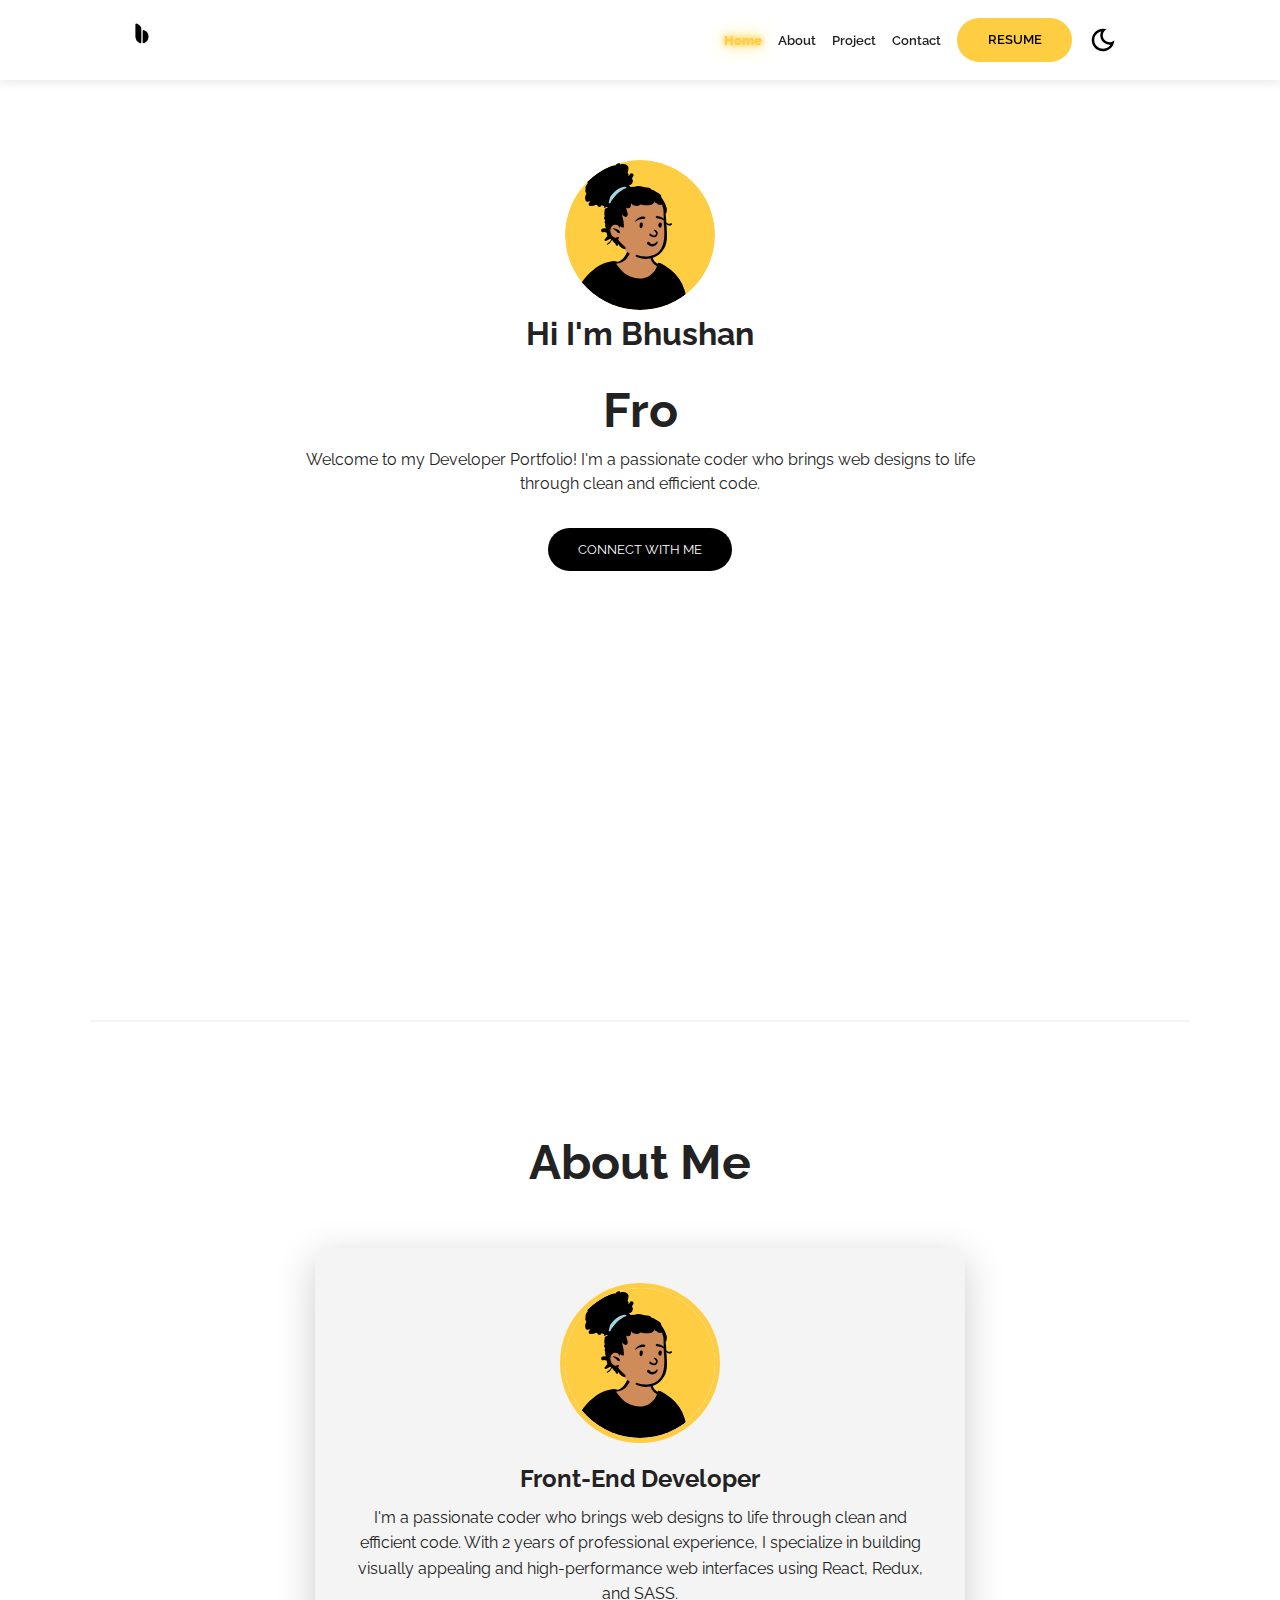
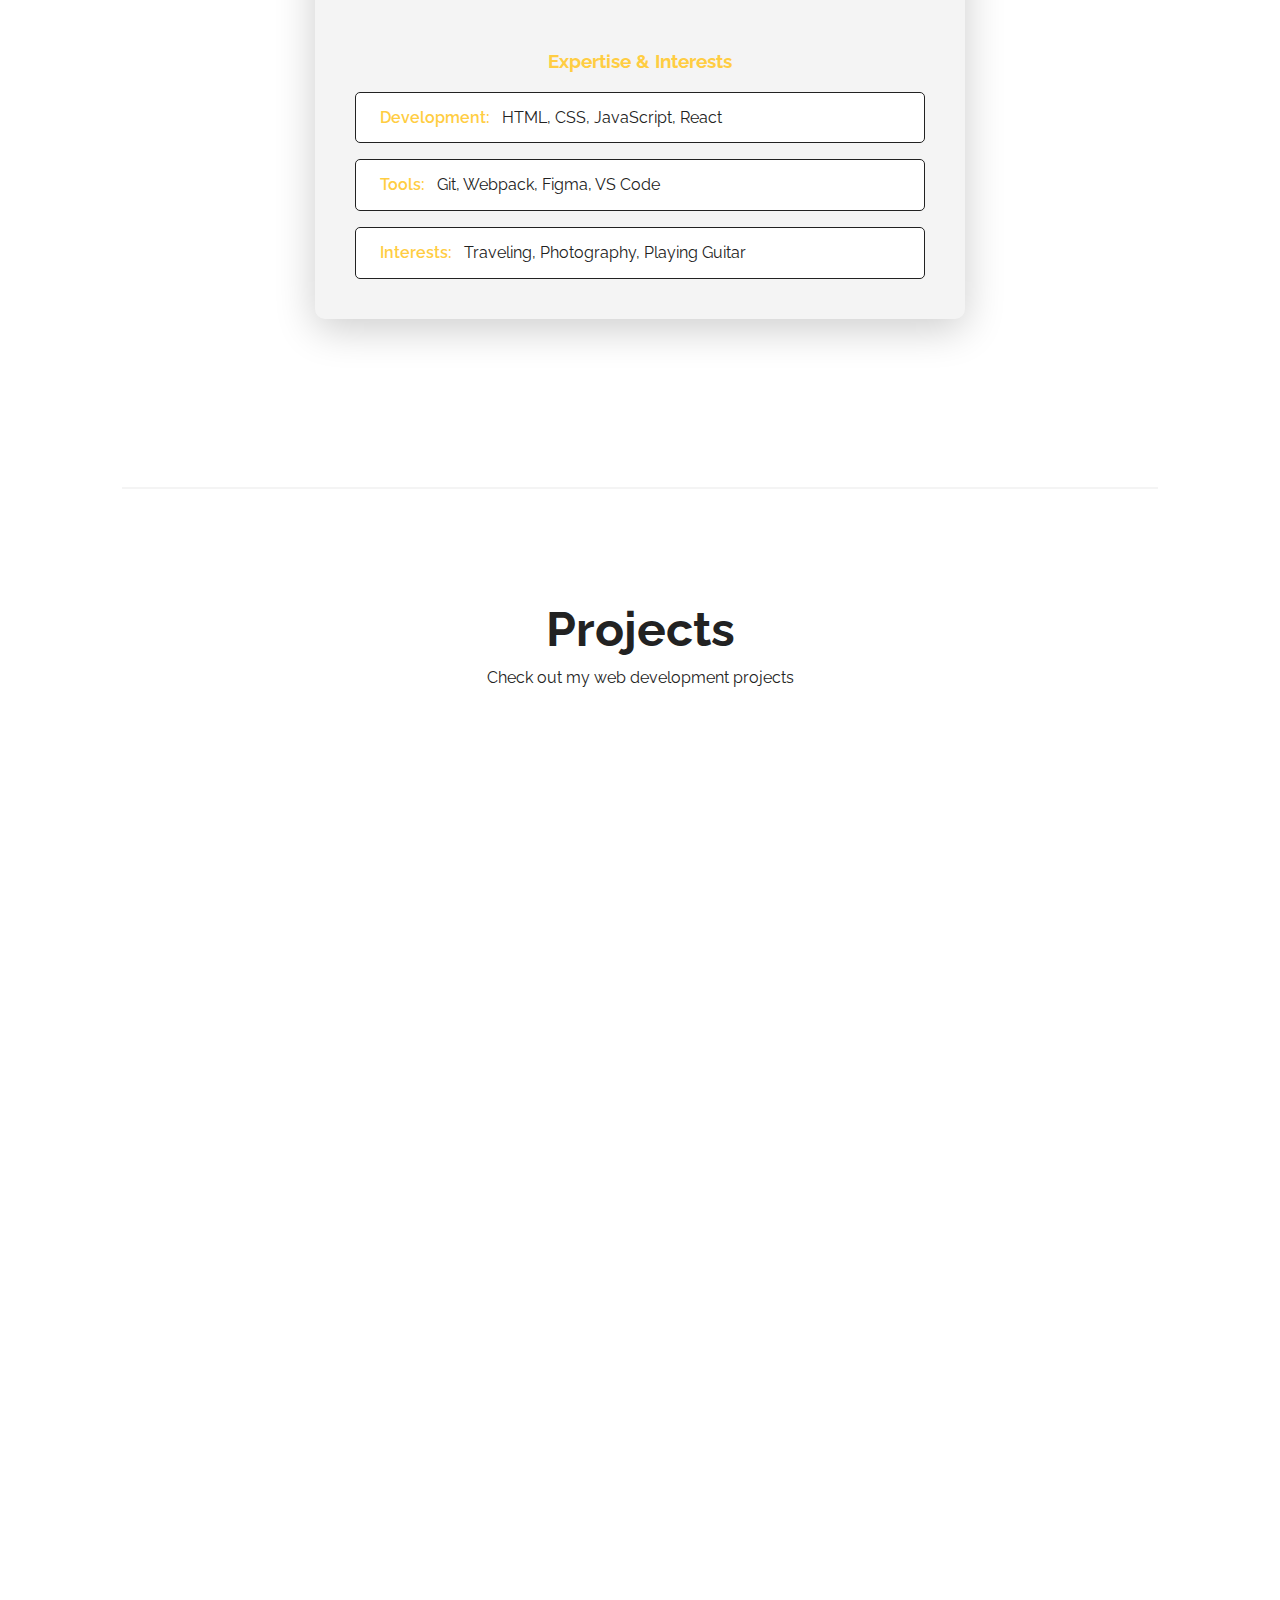
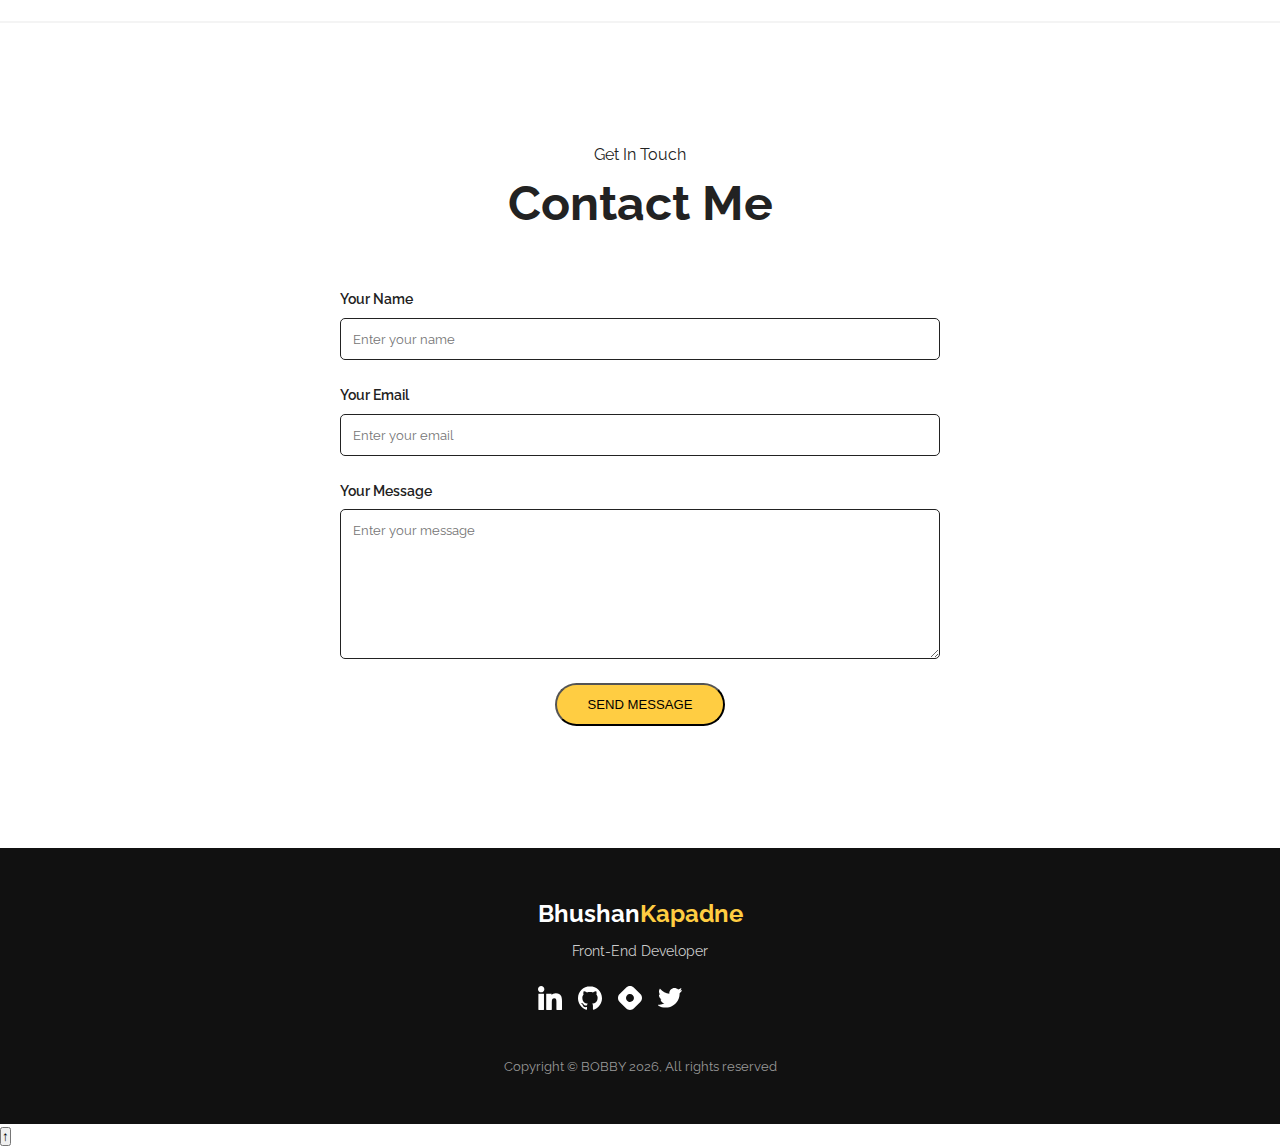
<file: index.html>
<!DOCTYPE html>
<html lang="en">

<head>
  <meta charset="UTF-8" />
  <meta http-equiv="X-UA-Compatible" content="IE=edge" />
  <meta name="viewport" content="width=device-width, initial-scale=1.0" />
  <title>Bhushan Kapadne</title>

  <link rel="apple-touch-icon" sizes="180x180" href="./assets/favicon/apple-touch-icon.png" />
  <link rel="icon" type="image/png" sizes="32x32" href="./assets/favicon/favicon-32x32.png" />
  <link rel="icon" type="image/png" sizes="16x16" href="./assets/favicon/favicon-16x16.png" />
  <link rel="manifest" href="./assets/favicon/site.webmanifest" />
  <link rel="icon" type="image/x-icon" href="./assets/favicon/favicon.ico" />

  <meta name="description"
    content="Front-End Developer Portfolio of Bhushan Kapadne. Specializing in creating modern, responsive web interfaces with React, Redux, and SASS.">
  <meta property="twitter:card" content="summary_large_image" />
  <meta property="twitter:url" content="https://x.com/booobby_002" />
  <link rel="canonical" href="https://yourwebsite.com/">

  <link rel="stylesheet" href="css/style.css" />

  <link rel="preload" href="https://fonts.googleapis.com/css?family=Raleway:400,600,800&display=swap" as="style">
</head>

<body>
  <header id="hero">
    <nav class="navbar">
      <div class="container">
        <h1 id="logo">
          <a href="#">
            <img src="./assets/logo.png" alt="Your Logo" />
          </a>
        </h1>
        <ul class="nav-menu">
          <li><a class="nav-link" href="#">Home</a></li>
          <li><a class="nav-link" href="#about">About</a></li>
          <li><a class="nav-link" href="#projects">Project</a></li>
          <li><a class="nav-link" href="#contact">Contact</a></li>
          <li>
            <a class="nav-link btn btn-primary"
              href="https://docs.google.com/document/d/1NolJg4ShIuhx5XMHzkizwNyUnLWibZRx/edit?usp=drive_link&ouid=116900360335572358034&rtpof=true&sd=true">RESUME
              <i class="fas fa-arrow-right"></i></a>
          </li>
          <div class="theme-switch">
            <input type="checkbox" id="switch" />
            <label class="toggle-icons" for="switch">
              <img class="moon" src="assets/moon.svg" alt="moon icon" />
              <img class="sun" src="assets/sun.svg" alt="sun icon" />
            </label>
          </div>
        </ul>
        <div class="hamburger">
          <span class="bar"></span>
          <span class="bar"></span>
          <span class="bar"></span>
        </div>
      </div>
    </nav>

    <section class="header-container">
      <img class="profile-image" src="assets/profile-image.svg" alt="A simple icon representing a developer profile" />
      <h1>Hi I'm Bhushan</h1>
      <div class="content-text">
        <h2>Front-End Developer</h2>
        <p>
          Welcome to my Developer Portfolio! I'm a passionate coder who brings
          web designs to life through clean and efficient code.
        </p>
      </div>
      <a href="#contact" class="btn btn-secondary">Connect With Me</a>
    </section>
  </header>

  <section id="about" class="about-container container">
    <div class="division"></div>
    <div class="content-text">
      <h2>About Me</h2>
    </div>
    <div class="about-card">
      <img class="profile-image-about" src="assets/profile-image.svg" alt="Bhushan Kapadne's profile" />
      <h3>Front-End Developer</h3>
      <p>
        I'm a passionate coder who brings web designs to life through clean
        and efficient code. With 2 years of professional experience, I
        specialize in building visually appealing and high-performance web
        interfaces using React, Redux, and SASS.
      </p>
      <div class="about-skills">
        <h4>Expertise & Interests</h4>
        <div class="skill-grid">
          <div class="skill-item">
            <span>Development:</span> HTML, CSS, JavaScript, React 
          </div>
          <div class="skill-item">
            <span>Tools:</span> Git, Webpack, Figma, VS Code
          </div>
          <div class="skill-item">
            <span>Interests:</span> Traveling, Photography, Playing Guitar
          </div>
        </div>
      </div>
    </div>
  </section>

 <section id="projects" class="project-container container">
  <div class="division"></div>
  <div class="content-text">
    <h2>Projects</h2>
    <p>Check out my web development projects</p>
  </div>

  <article class="project">
    <!-- Project 1: Calculator -->
    <div class="card">
      <a href="./Projects/Calculator.html" target="_blank" class="project-card-link">
        <img class="project-image" src="./assets/project/calculator.png" alt="Calculator project" />
        <div class="project-info">
          <div class="project-bio">
            <h3>Calculator</h3>
            <p>HTML, CSS, JavaScript</p>
          </div>
        </div>
      </a>
    </div>

    <!-- Project 2: To-Do List -->
    <div class="card">
      <a href="./Projects/To_Do.html" target="_blank" class="project-card-link">
        <img class="project-image" src="./assets/project/todo.png" alt="To-Do List project" />
        <div class="project-info">
          <div class="project-bio">
            <h3>To-Do List</h3>
            <p>HTML, CSS, JavaScript</p>
          </div>
        </div>
      </a>
    </div>

    <!-- Project 3: Quote Generator -->
    <div class="card">
      <a href="./Projects/Quate.html" target="_blank" class="project-card-link">
        <img class="project-image" src="./assets/project/quote.png" alt="Quote Generator project" />
        <div class="project-info">
          <div class="project-bio">
            <h3>Quote Generator</h3>
            <p>HTML, CSS, JavaScript</p>
          </div>
        </div>
      </a>
    </div>

    <!-- Project 4: Notes App -->
    <div class="card">
      <a href="./Projects/Notes.html" target="_blank" class="project-card-link">
        <img class="project-image" src="./assets/project/notes.png" alt="Notes App project" />
        <div class="project-info">
          <div class="project-bio">
            <h3>Notes App</h3>
            <p>HTML, CSS, JavaScript</p>
          </div>
        </div>
      </a>
    </div>

    <!-- Project 5: Stopwatch & Timer -->
    <div class="card">
      <a href="./Projects/Stopwatch.html" target="_blank" class="project-card-link">
        <img class="project-image" src="./assets/project/timer.png" alt="Timer project" />
        <div class="project-info">
          <div class="project-bio">
            <h3>Stopwatch & Timer</h3>
            <p>HTML, CSS, JavaScript</p>
          </div>
        </div>
      </a>
    </div>

    <!-- Project 6: Password Generator -->
    <div class="card">
      <a href="./Projects/PassWord.html" target="_blank" class="project-card-link">
        <img class="project-image" src="./assets/project/password.png" alt="Password Generator project" />
        <div class="project-info">
          <div class="project-bio">
            <h3>Password Generator</h3>
            <p>HTML, CSS, JavaScript</p>
          </div>
        </div>
      </a>
    </div>
  </article>
</section>

  
  <section id="contact" class="contact-section">
  <div class="division"></div>
  <div class="content-text">
    <p class="small-text">Get In Touch</p>
    <h2>Contact Me</h2>
  </div>

    
  <!-- ✅ Updated contact form using Formspree -->
  <form
    action="https://formspree.io/f/mwpwgkgn"
    method="POST"
    class="contact-form"
  >
    <div class="form-row">
      <label for="name">Your Name</label>
      <input
        type="text"
        id="name"
        name="name"
        placeholder="Enter your name"
        class="form-input"
        required
      />
    </div>

    <div class="form-row">
      <label for="email">Your Email</label>
      <input
        type="email"
        id="email"
        name="_replyto"
        placeholder="Enter your email"
        class="form-input"
        required
      />
    </div>

    <div class="form-row">
      <label for="message">Your Message</label>
      <textarea
        id="message"
        name="message"
        placeholder="Enter your message"
        class="form-textarea"
        required
      ></textarea>
    </div>

    <button type="submit" class="btn btn-primary send-btn">
      Send Message
    </button>

    <!-- ✅ Optional success/error messages -->
    <p id="form-status" class="form-status" style="margin-top:10px; font-weight:600;"></p>
  </form>
</section>

  
  <footer id="footer">
    <div class="container">
      <div class="footer-top">
        <div class="footer-block">
          <h3 class="footer-name">Bhushan<span class="highlight">Kapadne</span></h3>
          <p class="footer-title">Front-End Developer</p>
        </div>
        <div class="footer-block social">
          <a href="#" target="_blank" class="social-icon">
            <img src="./assets/linkedin-icon.svg" alt="Linkedin" />
          </a>
          <a href="#" target="_blank" class="social-icon">
            <img src="./assets/github-icon.svg" alt="GitHub" />
          </a>
          <a href="#" target="_blank" class="social-icon">
            <img src="./assets/hashnode-icon.svg" alt="Hashnode" />
          </a>
          <a href="#" target="_blank" class="social-icon">
            <img src="./assets/twitter-icon.svg" alt="Twitter" />
          </a>
        </div>
      </div>
      <div class="footer-bottom">
        <p>Copyright &copy; BOBBY <span id="datee"></span>, All rights reserved</p>
      </div>
    </div>
  </footer>

  <button id="scroll-top-btn" class="scroll-top-btn" title="Go to top">&#8593;</button>

  <script src="js/script.js"></script>
</body>


</html>
</file>
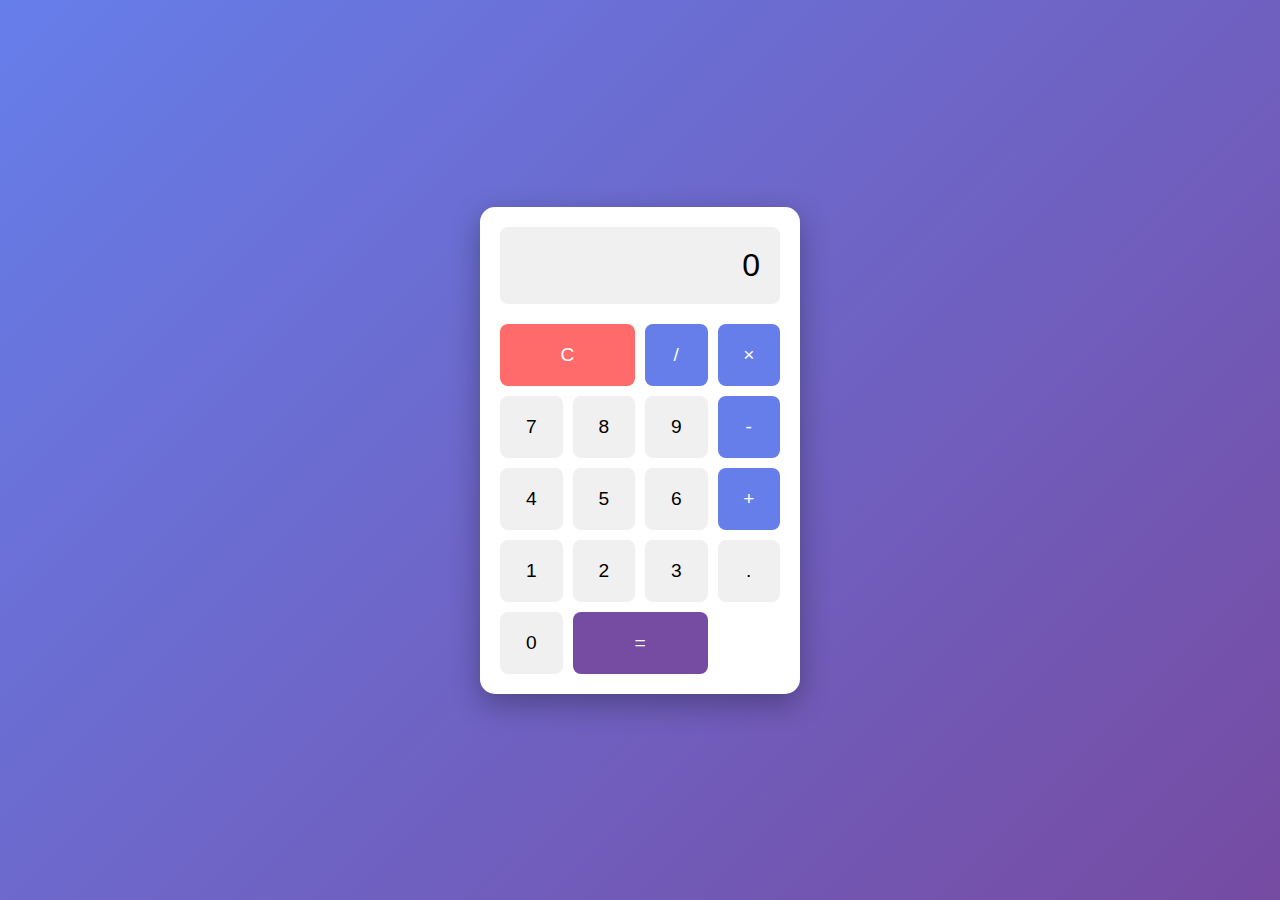
<file: Projects/Calculator.html>
<!DOCTYPE html>
<html lang="en">
<head>
    <meta charset="UTF-8">
    <meta name="viewport" content="width=device-width, initial-scale=1.0">
    <title>Simple Calculator</title>
    <style>
        * {
            margin: 0;
            padding: 0;
            box-sizing: border-box;
        }

        body {
            font-family: Arial, sans-serif;
            display: flex;
            justify-content: center;
            align-items: center;
            min-height: 100vh;
            background: linear-gradient(135deg, #667eea 0%, #764ba2 100%);
        }

        .calculator {
            background: white;
            padding: 20px;
            border-radius: 15px;
            box-shadow: 0 10px 30px rgba(0,0,0,0.3);
            width: 320px;
        }

        .display {
            background: #f0f0f0;
            padding: 20px;
            text-align: right;
            font-size: 2em;
            border-radius: 8px;
            margin-bottom: 20px;
            min-height: 60px;
            word-wrap: break-word;
        }

        .buttons {
            display: grid;
            grid-template-columns: repeat(4, 1fr);
            gap: 10px;
        }

        button {
            padding: 20px;
            font-size: 1.2em;
            border: none;
            border-radius: 8px;
            cursor: pointer;
            transition: all 0.2s;
            background: #f0f0f0;
        }

        button:hover {
            background: #e0e0e0;
            transform: scale(1.05);
        }

        button:active {
            transform: scale(0.95);
        }

        .operator {
            background: #667eea;
            color: white;
        }

        .operator:hover {
            background: #5568d3;
        }

        .equal {
            background: #764ba2;
            color: white;
            grid-column: span 2;
        }

        .equal:hover {
            background: #653a8b;
        }

        .clear {
            background: #ff6b6b;
            color: white;
            grid-column: span 2;
        }

        .clear:hover {
            background: #ee5a52;
        }
    </style>
</head>
<body>
    <div class="calculator">
        <div class="display" id="display">0</div>
        <div class="buttons">
            <button class="clear" onclick="clearDisplay()">C</button>
            <button class="operator" onclick="appendToDisplay('/')">/</button>
            <button class="operator" onclick="appendToDisplay('*')">×</button>
            
            <button onclick="appendToDisplay('7')">7</button>
            <button onclick="appendToDisplay('8')">8</button>
            <button onclick="appendToDisplay('9')">9</button>
            <button class="operator" onclick="appendToDisplay('-')">-</button>
            
            <button onclick="appendToDisplay('4')">4</button>
            <button onclick="appendToDisplay('5')">5</button>
            <button onclick="appendToDisplay('6')">6</button>
            <button class="operator" onclick="appendToDisplay('+')">+</button>
            
            <button onclick="appendToDisplay('1')">1</button>
            <button onclick="appendToDisplay('2')">2</button>
            <button onclick="appendToDisplay('3')">3</button>
            <button onclick="appendToDisplay('.')">.</button>
            
            <button onclick="appendToDisplay('0')">0</button>
            <button class="equal" onclick="calculate()">=</button>
        </div>
    </div>

    <script>
        let display = document.getElementById('display');
        let currentValue = '0';

        function appendToDisplay(value) {
            if (currentValue === '0' && value !== '.') {
                currentValue = value;
            } else {
                currentValue += value;
            }
            display.textContent = currentValue;
        }

        function clearDisplay() {
            currentValue = '0';
            display.textContent = currentValue;
        }

        function calculate() {
            try {
                currentValue = eval(currentValue).toString();
                display.textContent = currentValue;
            } catch (error) {
                display.textContent = 'Error';
                currentValue = '0';
            }
        }
    </script>
</body>
</html>
</file>
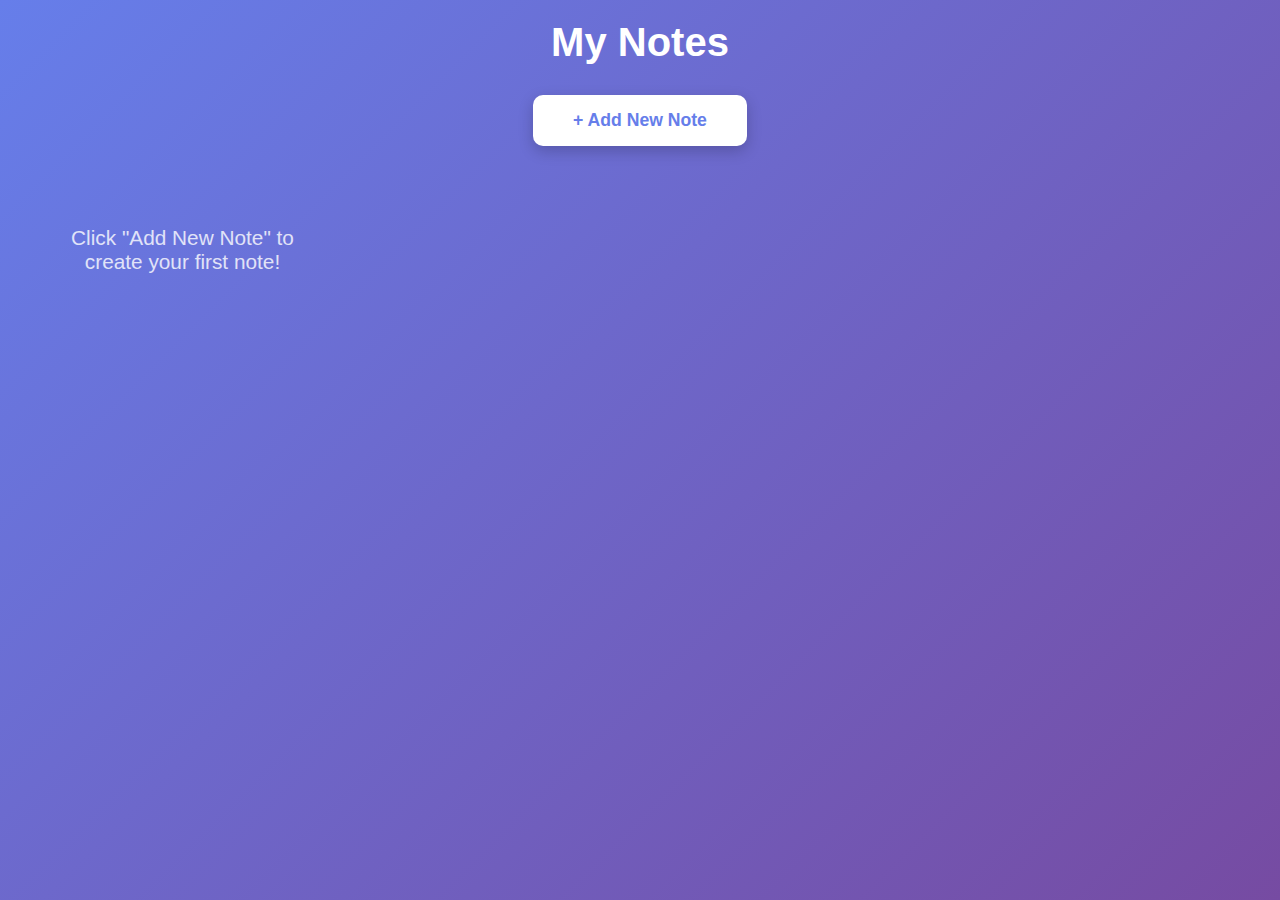
<file: Projects/Notes.html>
<!DOCTYPE html>
<html lang="en">
<head>
    <meta charset="UTF-8">
    <meta name="viewport" content="width=device-width, initial-scale=1.0">
    <title>Notes App</title>
    <style>
        * {
            margin: 0;
            padding: 0;
            box-sizing: border-box;
        }

        body {
            font-family: 'Arial', sans-serif;
            background: linear-gradient(135deg, #667eea 0%, #764ba2 100%);
            min-height: 100vh;
            padding: 20px;
        }

        .container {
            max-width: 1200px;
            margin: 0 auto;
        }

        h1 {
            color: white;
            text-align: center;
            margin-bottom: 30px;
            font-size: 2.5em;
        }

        .add-note-btn {
            display: block;
            margin: 0 auto 30px;
            padding: 15px 40px;
            background: white;
            color: #667eea;
            border: none;
            border-radius: 10px;
            font-size: 1.1em;
            font-weight: bold;
            cursor: pointer;
            transition: all 0.3s;
            box-shadow: 0 5px 15px rgba(0,0,0,0.2);
        }

        .add-note-btn:hover {
            transform: translateY(-3px);
            box-shadow: 0 8px 20px rgba(0,0,0,0.3);
        }

        .notes-grid {
            display: grid;
            grid-template-columns: repeat(auto-fill, minmax(280px, 1fr));
            gap: 20px;
        }

        .note {
            background: white;
            border-radius: 10px;
            padding: 20px;
            box-shadow: 0 5px 15px rgba(0,0,0,0.2);
            transition: all 0.3s;
        }

        .note:hover {
            transform: translateY(-5px);
            box-shadow: 0 10px 25px rgba(0,0,0,0.3);
        }

        .note-title {
            width: 100%;
            padding: 10px;
            font-size: 1.2em;
            font-weight: bold;
            border: none;
            border-bottom: 2px solid #e0e0e0;
            margin-bottom: 15px;
            background: transparent;
        }

        .note-title:focus {
            outline: none;
            border-bottom-color: #667eea;
        }

        .note-content {
            width: 100%;
            min-height: 150px;
            padding: 10px;
            border: none;
            resize: vertical;
            font-family: 'Arial', sans-serif;
            font-size: 1em;
            line-height: 1.6;
        }

        .note-content:focus {
            outline: none;
        }

        .note-footer {
            display: flex;
            justify-content: space-between;
            align-items: center;
            margin-top: 15px;
            padding-top: 15px;
            border-top: 1px solid #e0e0e0;
        }

        .note-date {
            font-size: 0.8em;
            color: #999;
        }

        .delete-btn {
            padding: 8px 16px;
            background: #ff6b6b;
            color: white;
            border: none;
            border-radius: 6px;
            cursor: pointer;
            font-size: 0.9em;
            transition: all 0.2s;
        }

        .delete-btn:hover {
            background: #ee5a52;
            transform: scale(1.05);
        }

        .empty-state {
            text-align: center;
            color: white;
            font-size: 1.3em;
            margin-top: 50px;
            opacity: 0.8;
        }

        @media (max-width: 768px) {
            .notes-grid {
                grid-template-columns: 1fr;
            }
            
            h1 {
                font-size: 2em;
            }
        }
    </style>
</head>
<body>
    <div class="container">
        <h1>My Notes</h1>
        
        <button class="add-note-btn" onclick="addNote()">+ Add New Note</button>
        
        <div class="notes-grid" id="notesGrid">
            <div class="empty-state">Click "Add New Note" to create your first note!</div>
        </div>
    </div>

    <script>
        let notes = JSON.parse(localStorage.getItem('notes')) || [];

        function saveNotes() {
            localStorage.setItem('notes', JSON.stringify(notes));
        }

        function addNote() {
            const newNote = {
                id: Date.now(),
                title: 'New Note',
                content: 'Start typing here...',
                date: new Date().toLocaleDateString()
            };
            
            notes.unshift(newNote);
            saveNotes();
            renderNotes();
        }

        function deleteNote(id) {
            if (confirm('Are you sure you want to delete this note?')) {
                notes = notes.filter(note => note.id !== id);
                saveNotes();
                renderNotes();
            }
        }

        function updateNote(id, field, value) {
            const note = notes.find(n => n.id === id);
            if (note) {
                note[field] = value;
                note.date = new Date().toLocaleDateString();
                saveNotes();
            }
        }

        function renderNotes() {
            const grid = document.getElementById('notesGrid');
            
            if (notes.length === 0) {
                grid.innerHTML = '<div class="empty-state">Click "Add New Note" to create your first note!</div>';
                return;
            }
            
            grid.innerHTML = notes.map(note => `
                <div class="note">
                    <input 
                        type="text" 
                        class="note-title" 
                        value="${note.title}"
                        onchange="updateNote(${note.id}, 'title', this.value)"
                    >
                    <textarea 
                        class="note-content"
                        onchange="updateNote(${note.id}, 'content', this.value)"
                    >${note.content}</textarea>
                    <div class="note-footer">
                        <span class="note-date">Last edited: ${note.date}</span>
                        <button class="delete-btn" onclick="deleteNote(${note.id})">Delete</button>
                    </div>
                </div>
            `).join('');
        }

        // Load notes on page load
        window.onload = renderNotes;
    </script>
</body>
</html>
</file>
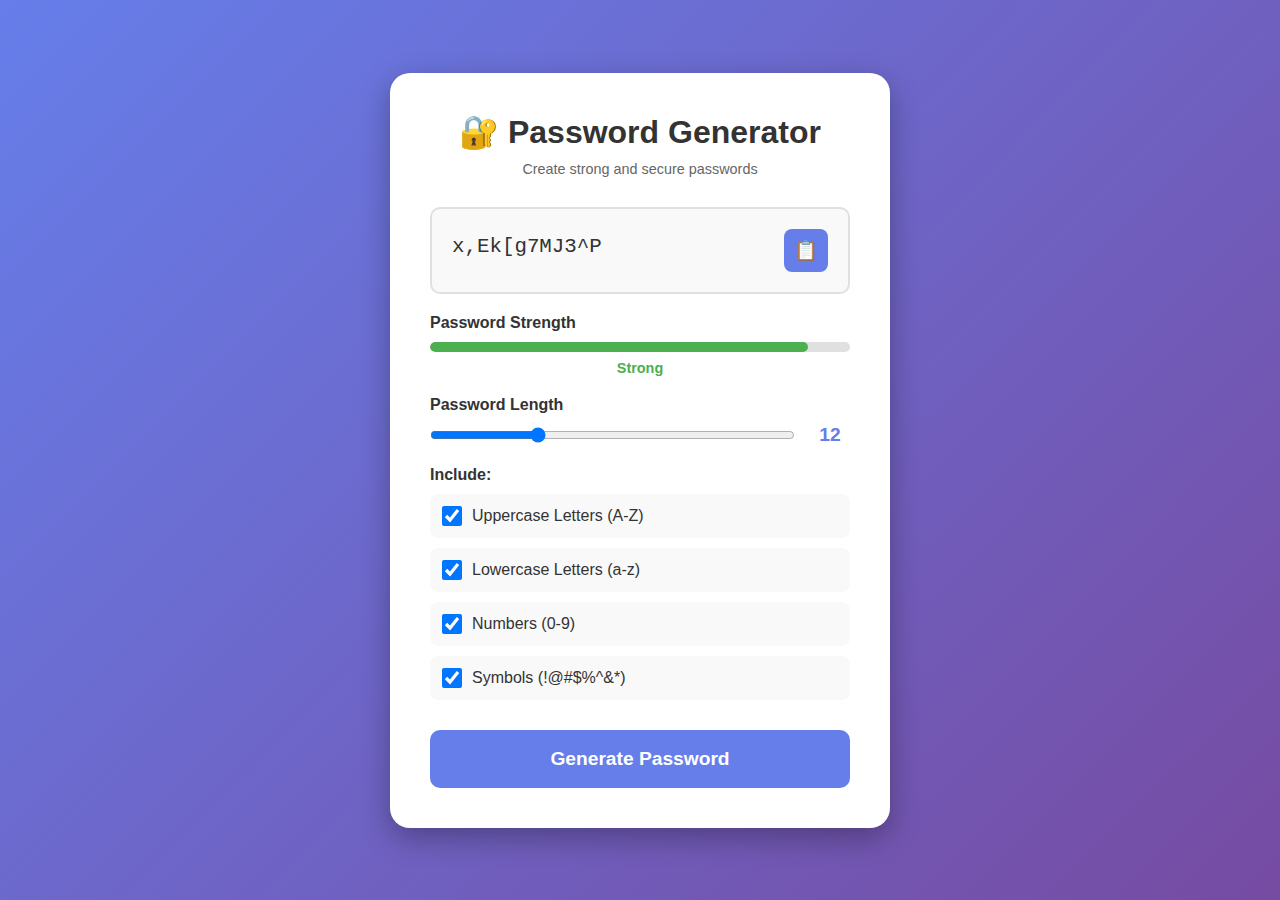
<file: Projects/PassWord.html>
<!DOCTYPE html>
<html lang="en">
<head>
    <meta charset="UTF-8">
    <meta name="viewport" content="width=device-width, initial-scale=1.0">
    <title>Password Generator</title>
    <style>
        * {
            margin: 0;
            padding: 0;
            box-sizing: border-box;
        }

        body {
            font-family: 'Arial', sans-serif;
            background: linear-gradient(135deg, #667eea 0%, #764ba2 100%);
            min-height: 100vh;
            display: flex;
            justify-content: center;
            align-items: center;
            padding: 20px;
        }

        .container {
            background: white;
            padding: 40px;
            border-radius: 20px;
            box-shadow: 0 10px 30px rgba(0,0,0,0.3);
            width: 100%;
            max-width: 500px;
        }

        h1 {
            text-align: center;
            color: #333;
            margin-bottom: 10px;
            font-size: 2em;
        }

        .subtitle {
            text-align: center;
            color: #666;
            margin-bottom: 30px;
            font-size: 0.9em;
        }

        .password-display {
            background: #f9f9f9;
            padding: 20px;
            border-radius: 10px;
            margin-bottom: 20px;
            display: flex;
            align-items: center;
            gap: 10px;
            border: 2px solid #e0e0e0;
        }

        .password-text {
            flex: 1;
            font-size: 1.3em;
            font-family: 'Courier New', monospace;
            color: #333;
            word-break: break-all;
            min-height: 30px;
        }

        .copy-icon {
            cursor: pointer;
            padding: 10px;
            background: #667eea;
            color: white;
            border-radius: 8px;
            transition: all 0.3s;
            font-size: 1.2em;
        }

        .copy-icon:hover {
            background: #5568d3;
            transform: scale(1.1);
        }

        .settings {
            margin-bottom: 30px;
        }

        .setting-group {
            margin-bottom: 20px;
        }

        .setting-group label {
            display: block;
            color: #333;
            margin-bottom: 10px;
            font-weight: bold;
        }

        .length-control {
            display: flex;
            align-items: center;
            gap: 15px;
        }

        .length-control input[type="range"] {
            flex: 1;
            height: 8px;
            border-radius: 5px;
            background: #e0e0e0;
            outline: none;
        }

        .length-control input[type="range"]::-webkit-slider-thumb {
            width: 20px;
            height: 20px;
            border-radius: 50%;
            background: #667eea;
            cursor: pointer;
        }

        .length-value {
            font-size: 1.2em;
            font-weight: bold;
            color: #667eea;
            min-width: 40px;
            text-align: center;
        }

        .checkbox-group {
            display: flex;
            align-items: center;
            gap: 10px;
            padding: 12px;
            background: #f9f9f9;
            border-radius: 8px;
            margin-bottom: 10px;
        }

        .checkbox-group input[type="checkbox"] {
            width: 20px;
            height: 20px;
            cursor: pointer;
        }

        .checkbox-group label {
            flex: 1;
            margin: 0;
            cursor: pointer;
            font-weight: normal;
        }

        .strength-indicator {
            margin-bottom: 20px;
        }

        .strength-label {
            display: block;
            color: #333;
            margin-bottom: 10px;
            font-weight: bold;
        }

        .strength-bar {
            height: 10px;
            background: #e0e0e0;
            border-radius: 5px;
            overflow: hidden;
        }

        .strength-fill {
            height: 100%;
            transition: all 0.3s;
            border-radius: 5px;
        }

        .strength-text {
            text-align: center;
            margin-top: 8px;
            font-weight: bold;
            font-size: 0.9em;
        }

        .generate-btn {
            width: 100%;
            padding: 18px;
            background: #667eea;
            color: white;
            border: none;
            border-radius: 10px;
            font-size: 1.2em;
            font-weight: bold;
            cursor: pointer;
            transition: all 0.3s;
        }

        .generate-btn:hover {
            background: #5568d3;
            transform: translateY(-3px);
            box-shadow: 0 5px 15px rgba(102, 126, 234, 0.4);
        }

        .generate-btn:active {
            transform: translateY(0);
        }

        @media (max-width: 600px) {
            .container {
                padding: 30px 20px;
            }
            
            h1 {
                font-size: 1.5em;
            }
        }
    </style>
</head>
<body>
    <div class="container">
        <h1>🔐 Password Generator</h1>
        <p class="subtitle">Create strong and secure passwords</p>
        
        <div class="password-display">
            <div class="password-text" id="passwordText">Click generate button</div>
            <div class="copy-icon" onclick="copyPassword()" title="Copy to clipboard">📋</div>
        </div>

        <div class="strength-indicator">
            <span class="strength-label">Password Strength</span>
            <div class="strength-bar">
                <div class="strength-fill" id="strengthFill"></div>
            </div>
            <div class="strength-text" id="strengthText">-</div>
        </div>

        <div class="settings">
            <div class="setting-group">
                <label>Password Length</label>
                <div class="length-control">
                    <input type="range" id="lengthSlider" min="4" max="32" value="12" oninput="updateLength()">
                    <span class="length-value" id="lengthValue">12</span>
                </div>
            </div>

            <div class="setting-group">
                <label>Include:</label>
                <div class="checkbox-group">
                    <input type="checkbox" id="uppercase" checked>
                    <label for="uppercase">Uppercase Letters (A-Z)</label>
                </div>
                <div class="checkbox-group">
                    <input type="checkbox" id="lowercase" checked>
                    <label for="lowercase">Lowercase Letters (a-z)</label>
                </div>
                <div class="checkbox-group">
                    <input type="checkbox" id="numbers" checked>
                    <label for="numbers">Numbers (0-9)</label>
                </div>
                <div class="checkbox-group">
                    <input type="checkbox" id="symbols" checked>
                    <label for="symbols">Symbols (!@#$%^&*)</label>
                </div>
            </div>
        </div>

        <button class="generate-btn" onclick="generatePassword()">Generate Password</button>
    </div>

    <script>
        function updateLength() {
            const length = document.getElementById('lengthSlider').value;
            document.getElementById('lengthValue').textContent = length;
        }

        function generatePassword() {
            const length = parseInt(document.getElementById('lengthSlider').value);
            const uppercase = document.getElementById('uppercase').checked;
            const lowercase = document.getElementById('lowercase').checked;
            const numbers = document.getElementById('numbers').checked;
            const symbols = document.getElementById('symbols').checked;

            let charset = '';
            let password = '';

            if (uppercase) charset += 'ABCDEFGHIJKLMNOPQRSTUVWXYZ';
            if (lowercase) charset += 'abcdefghijklmnopqrstuvwxyz';
            if (numbers) charset += '0123456789';
            if (symbols) charset += '!@#$%^&*()_+-=[]{}|;:,.<>?';

            if (charset === '') {
                alert('Please select at least one character type!');
                return;
            }

            for (let i = 0; i < length; i++) {
                password += charset.charAt(Math.floor(Math.random() * charset.length));
            }

            document.getElementById('passwordText').textContent = password;
            calculateStrength(password);
        }

        function calculateStrength(password) {
            let strength = 0;
            const strengthFill = document.getElementById('strengthFill');
            const strengthText = document.getElementById('strengthText');

            // Length check
            if (password.length >= 8) strength += 20;
            if (password.length >= 12) strength += 20;
            if (password.length >= 16) strength += 10;

            // Character variety
            if (/[a-z]/.test(password)) strength += 15;
            if (/[A-Z]/.test(password)) strength += 15;
            if (/[0-9]/.test(password)) strength += 10;
            if (/[^a-zA-Z0-9]/.test(password)) strength += 10;

            // Set color and text
            let color, text;
            if (strength < 40) {
                color = '#f44336';
                text = 'Weak';
            } else if (strength < 70) {
                color = '#ff9800';
                text = 'Medium';
            } else {
                color = '#4caf50';
                text = 'Strong';
            }

            strengthFill.style.width = strength + '%';
            strengthFill.style.background = color;
            strengthText.textContent = text;
            strengthText.style.color = color;
        }

        function copyPassword() {
            const passwordText = document.getElementById('passwordText').textContent;
            
            if (passwordText === 'Click generate button') {
                alert('Please generate a password first!');
                return;
            }

            navigator.clipboard.writeText(passwordText).then(() => {
                alert('Password copied to clipboard!');
            }).catch(err => {
                console.error('Failed to copy:', err);
            });
        }

        // Generate a password on page load
        window.onload = generatePassword;
    </script>
</body>
</html>
</file>
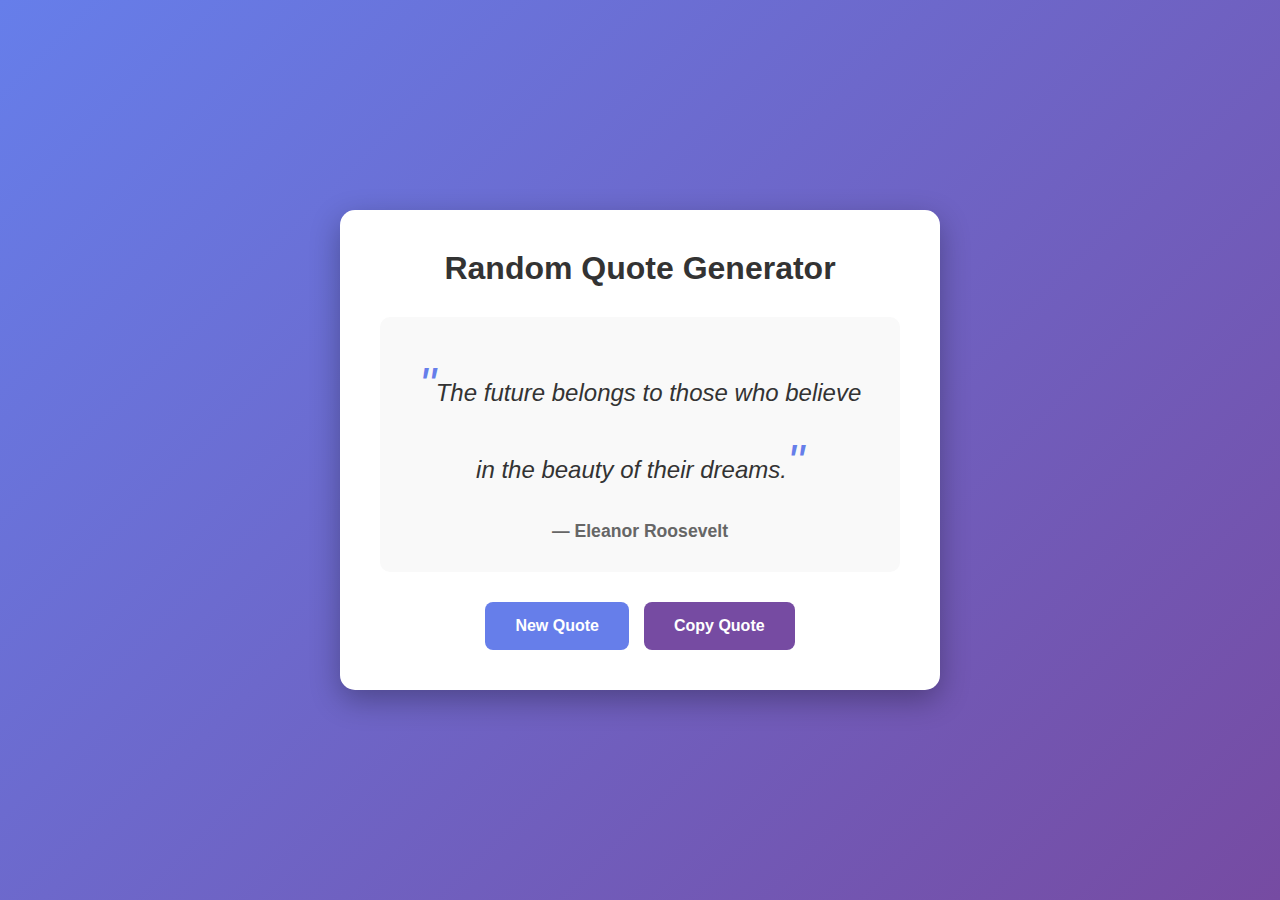
<file: Projects/Quate.html>
<!DOCTYPE html>
<html lang="en">
<head>
    <meta charset="UTF-8">
    <meta name="viewport" content="width=device-width, initial-scale=1.0">
    <title>Random Quote Generator</title>
    <style>
        * {
            margin: 0;
            padding: 0;
            box-sizing: border-box;
        }

        body {
            font-family: 'Arial', sans-serif;
            background: linear-gradient(135deg, #667eea 0%, #764ba2 100%);
            min-height: 100vh;
            display: flex;
            justify-content: center;
            align-items: center;
            padding: 20px;
        }

        .container {
            background: white;
            padding: 40px;
            border-radius: 15px;
            box-shadow: 0 10px 30px rgba(0,0,0,0.3);
            max-width: 600px;
            width: 100%;
            text-align: center;
        }

        h1 {
            color: #333;
            margin-bottom: 30px;
            font-size: 2em;
        }

        .quote-box {
            background: #f9f9f9;
            padding: 30px;
            border-radius: 10px;
            margin-bottom: 30px;
            min-height: 200px;
            display: flex;
            flex-direction: column;
            justify-content: center;
        }

        .quote-text {
            font-size: 1.5em;
            color: #333;
            margin-bottom: 20px;
            line-height: 1.6;
            font-style: italic;
        }

        .quote-text::before {
            content: '"';
            font-size: 2em;
            color: #667eea;
        }

        .quote-text::after {
            content: '"';
            font-size: 2em;
            color: #667eea;
        }

        .quote-author {
            font-size: 1.1em;
            color: #666;
            font-weight: bold;
        }

        .buttons {
            display: flex;
            gap: 15px;
            justify-content: center;
        }

        button {
            padding: 15px 30px;
            background: #667eea;
            color: white;
            border: none;
            border-radius: 8px;
            cursor: pointer;
            font-size: 1em;
            transition: all 0.3s;
            font-weight: bold;
        }

        button:hover {
            background: #5568d3;
            transform: translateY(-3px);
            box-shadow: 0 5px 15px rgba(102, 126, 234, 0.4);
        }

        button:active {
            transform: translateY(0);
        }

        .copy-btn {
            background: #764ba2;
        }

        .copy-btn:hover {
            background: #653a8b;
        }

        .loading {
            color: #999;
            font-style: italic;
        }

        @media (max-width: 600px) {
            .buttons {
                flex-direction: column;
            }
            
            button {
                width: 100%;
            }
        }
    </style>
</head>
<body>
    <div class="container">
        <h1>Random Quote Generator</h1>
        
        <div class="quote-box">
            <div class="quote-text" id="quoteText">Click the button below to get inspired!</div>
            <div class="quote-author" id="quoteAuthor"></div>
        </div>

        <div class="buttons">
            <button onclick="getNewQuote()">New Quote</button>
            <button class="copy-btn" onclick="copyQuote()">Copy Quote</button>
        </div>
    </div>

    <script>
        const quotes = [
            {
                text: "The only way to do great work is to love what you do.",
                author: "Steve Jobs"
            },
            {
                text: "Innovation distinguishes between a leader and a follower.",
                author: "Steve Jobs"
            },
            {
                text: "Life is what happens when you're busy making other plans.",
                author: "John Lennon"
            },
            {
                text: "The future belongs to those who believe in the beauty of their dreams.",
                author: "Eleanor Roosevelt"
            },
            {
                text: "It is during our darkest moments that we must focus to see the light.",
                author: "Aristotle"
            },
            {
                text: "The only impossible journey is the one you never begin.",
                author: "Tony Robbins"
            },
            {
                text: "Success is not final, failure is not fatal: it is the courage to continue that counts.",
                author: "Winston Churchill"
            },
            {
                text: "Believe you can and you're halfway there.",
                author: "Theodore Roosevelt"
            },
            {
                text: "The best time to plant a tree was 20 years ago. The second best time is now.",
                author: "Chinese Proverb"
            },
            {
                text: "Your time is limited, don't waste it living someone else's life.",
                author: "Steve Jobs"
            },
            {
                text: "The way to get started is to quit talking and begin doing.",
                author: "Walt Disney"
            },
            {
                text: "Don't let yesterday take up too much of today.",
                author: "Will Rogers"
            },
            {
                text: "You learn more from failure than from success. Don't let it stop you.",
                author: "Unknown"
            },
            {
                text: "It's not whether you get knocked down, it's whether you get up.",
                author: "Vince Lombardi"
            },
            {
                text: "If you are working on something that you really care about, you don't have to be pushed. The vision pulls you.",
                author: "Steve Jobs"
            },
            {
                text: "The only limit to our realization of tomorrow will be our doubts of today.",
                author: "Franklin D. Roosevelt"
            }
        ];

        let currentQuote = null;

        function getNewQuote() {
            const randomIndex = Math.floor(Math.random() * quotes.length);
            currentQuote = quotes[randomIndex];
            
            document.getElementById('quoteText').textContent = currentQuote.text;
            document.getElementById('quoteAuthor').textContent = '— ' + currentQuote.author;
        }

        function copyQuote() {
            if (!currentQuote) {
                alert('Please generate a quote first!');
                return;
            }

            const textToCopy = `"${currentQuote.text}" — ${currentQuote.author}`;
            
            navigator.clipboard.writeText(textToCopy).then(() => {
                alert('Quote copied to clipboard!');
            }).catch(err => {
                console.error('Failed to copy:', err);
            });
        }

        // Load a quote on page load
        window.onload = getNewQuote;
    </script>
</body>
</html>
</file>
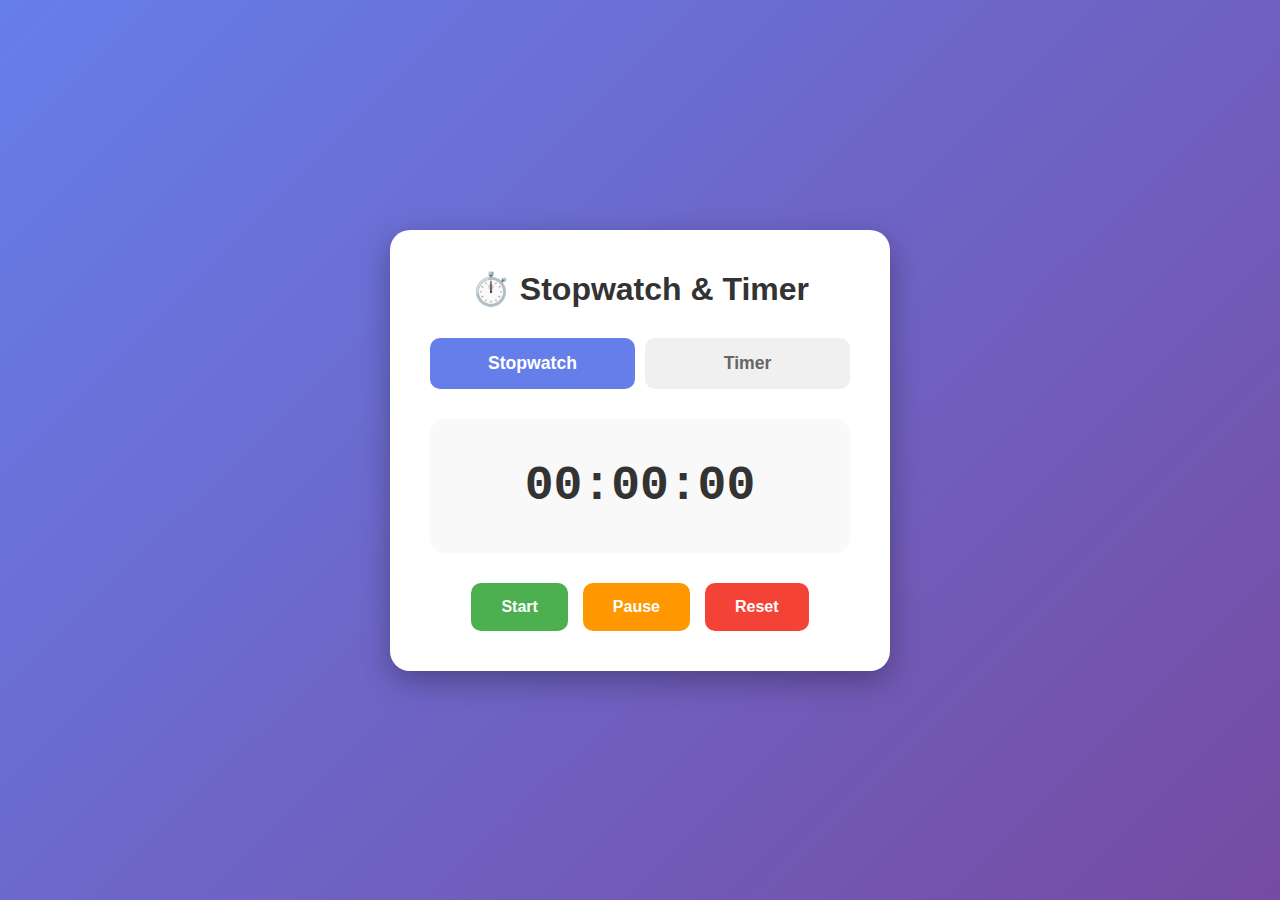
<file: Projects/Stopwatch.html>
<!DOCTYPE html>
<html lang="en">
<head>
    <meta charset="UTF-8">
    <meta name="viewport" content="width=device-width, initial-scale=1.0">
    <title>Stopwatch & Timer</title>
    <style>
        * {
            margin: 0;
            padding: 0;
            box-sizing: border-box;
        }

        body {
            font-family: 'Arial', sans-serif;
            background: linear-gradient(135deg, #667eea 0%, #764ba2 100%);
            min-height: 100vh;
            display: flex;
            justify-content: center;
            align-items: center;
            padding: 20px;
        }

        .container {
            background: white;
            padding: 40px;
            border-radius: 20px;
            box-shadow: 0 10px 30px rgba(0,0,0,0.3);
            width: 100%;
            max-width: 500px;
        }

        h1 {
            text-align: center;
            color: #333;
            margin-bottom: 30px;
            font-size: 2em;
        }

        .tabs {
            display: flex;
            gap: 10px;
            margin-bottom: 30px;
        }

        .tab-btn {
            flex: 1;
            padding: 15px;
            background: #f0f0f0;
            border: none;
            border-radius: 10px;
            cursor: pointer;
            font-size: 1.1em;
            font-weight: bold;
            transition: all 0.3s;
            color: #666;
        }

        .tab-btn.active {
            background: #667eea;
            color: white;
        }

        .tab-content {
            display: none;
        }

        .tab-content.active {
            display: block;
        }

        .display {
            background: #f9f9f9;
            padding: 40px;
            border-radius: 15px;
            text-align: center;
            margin-bottom: 30px;
            font-size: 3em;
            font-weight: bold;
            color: #333;
            font-family: 'Courier New', monospace;
        }

        .controls {
            display: flex;
            gap: 15px;
            justify-content: center;
            flex-wrap: wrap;
        }

        button {
            padding: 15px 30px;
            border: none;
            border-radius: 10px;
            cursor: pointer;
            font-size: 1em;
            font-weight: bold;
            transition: all 0.3s;
        }

        .start-btn {
            background: #4caf50;
            color: white;
        }

        .start-btn:hover {
            background: #45a049;
            transform: translateY(-2px);
        }

        .pause-btn {
            background: #ff9800;
            color: white;
        }

        .pause-btn:hover {
            background: #e68900;
            transform: translateY(-2px);
        }

        .reset-btn {
            background: #f44336;
            color: white;
        }

        .reset-btn:hover {
            background: #da190b;
            transform: translateY(-2px);
        }

        .timer-input {
            display: flex;
            gap: 10px;
            justify-content: center;
            margin-bottom: 20px;
        }

        .timer-input input {
            width: 80px;
            padding: 12px;
            border: 2px solid #e0e0e0;
            border-radius: 8px;
            text-align: center;
            font-size: 1.2em;
            font-weight: bold;
        }

        .timer-input input:focus {
            outline: none;
            border-color: #667eea;
        }

        .timer-input label {
            display: block;
            text-align: center;
            font-size: 0.9em;
            color: #666;
            margin-bottom: 5px;
        }

        .input-group {
            display: flex;
            flex-direction: column;
        }

        @media (max-width: 600px) {
            .display {
                font-size: 2em;
                padding: 30px;
            }
            
            button {
                padding: 12px 20px;
                font-size: 0.9em;
            }
        }
    </style>
</head>
<body>
    <div class="container">
        <h1>⏱️ Stopwatch & Timer</h1>
        
        <div class="tabs">
            <button class="tab-btn active" onclick="switchTab('stopwatch')">Stopwatch</button>
            <button class="tab-btn" onclick="switchTab('timer')">Timer</button>
        </div>

        <!-- Stopwatch Tab -->
        <div id="stopwatch" class="tab-content active">
            <div class="display" id="stopwatchDisplay">00:00:00</div>
            <div class="controls">
                <button class="start-btn" onclick="startStopwatch()">Start</button>
                <button class="pause-btn" onclick="pauseStopwatch()">Pause</button>
                <button class="reset-btn" onclick="resetStopwatch()">Reset</button>
            </div>
        </div>

        <!-- Timer Tab -->
        <div id="timer" class="tab-content">
            <div class="timer-input">
                <div class="input-group">
                    <label>Minutes</label>
                    <input type="number" id="timerMinutes" value="5" min="0" max="99">
                </div>
                <div class="input-group">
                    <label>Seconds</label>
                    <input type="number" id="timerSeconds" value="0" min="0" max="59">
                </div>
            </div>
            <div class="display" id="timerDisplay">05:00</div>
            <div class="controls">
                <button class="start-btn" onclick="startTimer()">Start</button>
                <button class="pause-btn" onclick="pauseTimer()">Pause</button>
                <button class="reset-btn" onclick="resetTimer()">Reset</button>
            </div>
        </div>
    </div>

    <script>
        // Stopwatch variables
        let stopwatchTime = 0;
        let stopwatchInterval = null;
        let stopwatchRunning = false;

        // Timer variables
        let timerTime = 0;
        let timerInterval = null;
        let timerRunning = false;

        function switchTab(tab) {
            document.querySelectorAll('.tab-btn').forEach(btn => btn.classList.remove('active'));
            document.querySelectorAll('.tab-content').forEach(content => content.classList.remove('active'));
            
            event.target.classList.add('active');
            document.getElementById(tab).classList.add('active');
        }

        // Stopwatch functions
        function formatTime(ms) {
            const totalSeconds = Math.floor(ms / 1000);
            const hours = Math.floor(totalSeconds / 3600);
            const minutes = Math.floor((totalSeconds % 3600) / 60);
            const seconds = totalSeconds % 60;
            
            return `${String(hours).padStart(2, '0')}:${String(minutes).padStart(2, '0')}:${String(seconds).padStart(2, '0')}`;
        }

        function startStopwatch() {
            if (!stopwatchRunning) {
                stopwatchRunning = true;
                const startTime = Date.now() - stopwatchTime;
                
                stopwatchInterval = setInterval(() => {
                    stopwatchTime = Date.now() - startTime;
                    document.getElementById('stopwatchDisplay').textContent = formatTime(stopwatchTime);
                }, 100);
            }
        }

        function pauseStopwatch() {
            stopwatchRunning = false;
            clearInterval(stopwatchInterval);
        }

        function resetStopwatch() {
            stopwatchRunning = false;
            clearInterval(stopwatchInterval);
            stopwatchTime = 0;
            document.getElementById('stopwatchDisplay').textContent = '00:00:00';
        }

        // Timer functions
        function formatTimerTime(seconds) {
            const mins = Math.floor(seconds / 60);
            const secs = seconds % 60;
            return `${String(mins).padStart(2, '0')}:${String(secs).padStart(2, '0')}`;
        }

        function startTimer() {
            if (!timerRunning) {
                if (timerTime === 0) {
                    const minutes = parseInt(document.getElementById('timerMinutes').value) || 0;
                    const seconds = parseInt(document.getElementById('timerSeconds').value) || 0;
                    timerTime = minutes * 60 + seconds;
                }
                
                if (timerTime > 0) {
                    timerRunning = true;
                    
                    timerInterval = setInterval(() => {
                        timerTime--;
                        document.getElementById('timerDisplay').textContent = formatTimerTime(timerTime);
                        
                        if (timerTime <= 0) {
                            clearInterval(timerInterval);
                            timerRunning = false;
                            alert('Time\'s up!');
                        }
                    }, 1000);
                }
            }
        }

        function pauseTimer() {
            timerRunning = false;
            clearInterval(timerInterval);
        }

        function resetTimer() {
            timerRunning = false;
            clearInterval(timerInterval);
            timerTime = 0;
            const minutes = parseInt(document.getElementById('timerMinutes').value) || 0;
            const seconds = parseInt(document.getElementById('timerSeconds').value) || 0;
            document.getElementById('timerDisplay').textContent = formatTimerTime(minutes * 60 + seconds);
        }

        // Update timer display when inputs change
        document.getElementById('timerMinutes').addEventListener('input', () => {
            if (!timerRunning) {
                const minutes = parseInt(document.getElementById('timerMinutes').value) || 0;
                const seconds = parseInt(document.getElementById('timerSeconds').value) || 0;
                document.getElementById('timerDisplay').textContent = formatTimerTime(minutes * 60 + seconds);
            }
        });

        document.getElementById('timerSeconds').addEventListener('input', () => {
            if (!timerRunning) {
                const minutes = parseInt(document.getElementById('timerMinutes').value) || 0;
                const seconds = parseInt(document.getElementById('timerSeconds').value) || 0;
                document.getElementById('timerDisplay').textContent = formatTimerTime(minutes * 60 + seconds);
            }
        });
    </script>
</body>
</html>
</file>
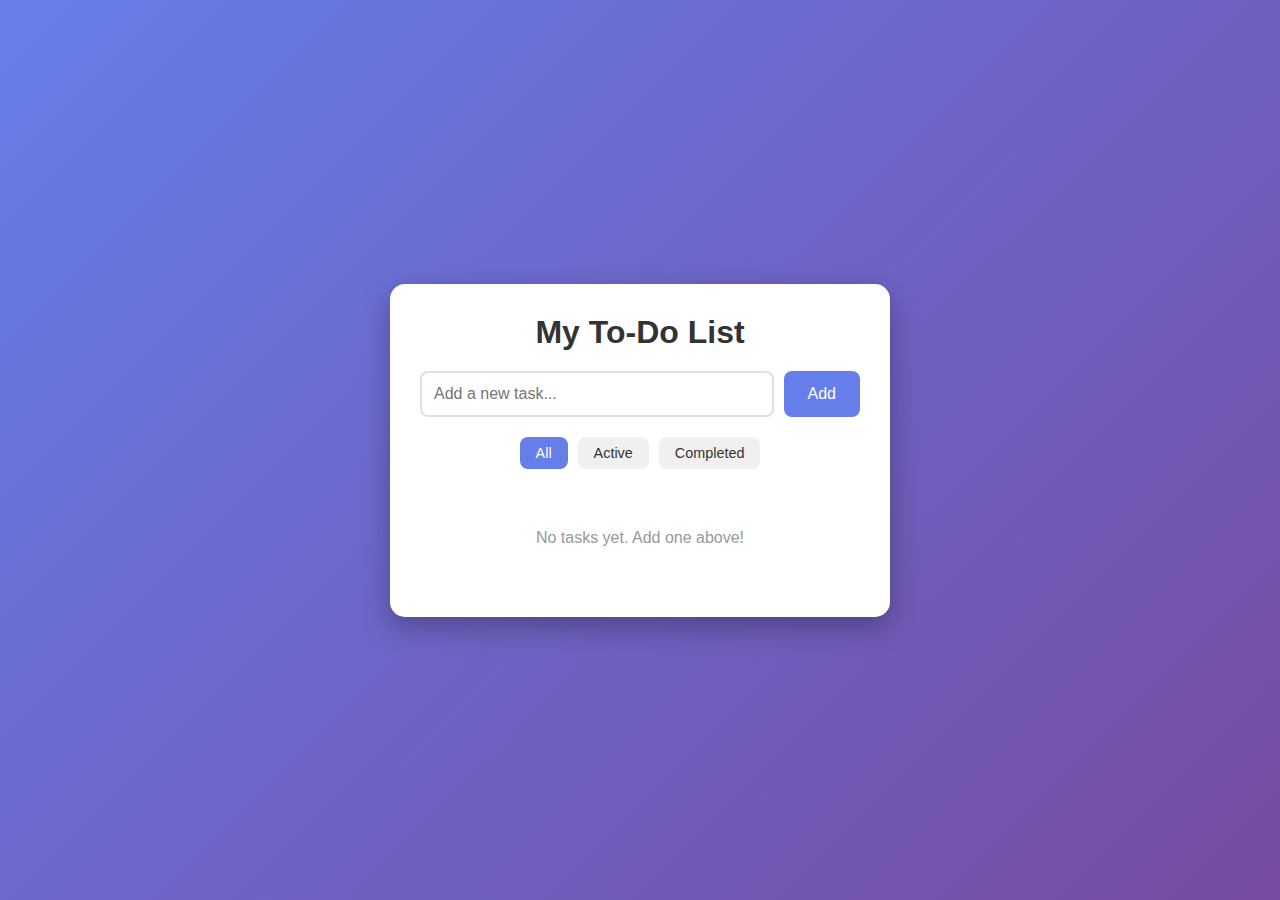
<file: Projects/To_Do.html>
<!DOCTYPE html>
<html lang="en">
<head>
    <meta charset="UTF-8">
    <meta name="viewport" content="width=device-width, initial-scale=1.0">
    <title>To-Do List</title>
    <style>
        * {
            margin: 0;
            padding: 0;
            box-sizing: border-box;
        }

        body {
            font-family: 'Arial', sans-serif;
            background: linear-gradient(135deg, #667eea 0%, #764ba2 100%);
            min-height: 100vh;
            padding: 20px;
            display: flex;
            justify-content: center;
            align-items: center;
        }

        .container {
            background: white;
            padding: 30px;
            border-radius: 15px;
            box-shadow: 0 10px 30px rgba(0,0,0,0.3);
            width: 100%;
            max-width: 500px;
        }

        h1 {
            color: #333;
            margin-bottom: 20px;
            text-align: center;
        }

        .input-section {
            display: flex;
            gap: 10px;
            margin-bottom: 20px;
        }

        input {
            flex: 1;
            padding: 12px;
            border: 2px solid #e0e0e0;
            border-radius: 8px;
            font-size: 1em;
        }

        input:focus {
            outline: none;
            border-color: #667eea;
        }

        button {
            padding: 12px 24px;
            background: #667eea;
            color: white;
            border: none;
            border-radius: 8px;
            cursor: pointer;
            font-size: 1em;
            transition: all 0.2s;
        }

        button:hover {
            background: #5568d3;
            transform: translateY(-2px);
        }

        button:active {
            transform: translateY(0);
        }

        .filters {
            display: flex;
            gap: 10px;
            margin-bottom: 20px;
            justify-content: center;
        }

        .filter-btn {
            padding: 8px 16px;
            background: #f0f0f0;
            color: #333;
            font-size: 0.9em;
        }

        .filter-btn.active {
            background: #667eea;
            color: white;
        }

        .todo-list {
            list-style: none;
        }

        .todo-item {
            background: #f9f9f9;
            padding: 15px;
            margin-bottom: 10px;
            border-radius: 8px;
            display: flex;
            align-items: center;
            gap: 10px;
            transition: all 0.2s;
        }

        .todo-item:hover {
            background: #f0f0f0;
            transform: translateX(5px);
        }

        .todo-item.completed {
            opacity: 0.6;
        }

        .todo-item.completed .todo-text {
            text-decoration: line-through;
        }

        .todo-text {
            flex: 1;
            cursor: pointer;
        }

        .delete-btn {
            background: #ff6b6b;
            padding: 6px 12px;
            font-size: 0.9em;
        }

        .delete-btn:hover {
            background: #ee5a52;
        }

        .empty-state {
            text-align: center;
            color: #999;
            padding: 40px;
        }
    </style>
</head>
<body>
    <div class="container">
        <h1>My To-Do List</h1>
        
        <div class="input-section">
            <input type="text" id="todoInput" placeholder="Add a new task...">
            <button onclick="addTodo()">Add</button>
        </div>

        <div class="filters">
            <button class="filter-btn active" onclick="filterTodos('all')">All</button>
            <button class="filter-btn" onclick="filterTodos('active')">Active</button>
            <button class="filter-btn" onclick="filterTodos('completed')">Completed</button>
        </div>

        <ul class="todo-list" id="todoList">
            <div class="empty-state">No tasks yet. Add one above!</div>
        </ul>
    </div>

    <script>
        let todos = [];
        let currentFilter = 'all';

        function addTodo() {
            const input = document.getElementById('todoInput');
            const text = input.value.trim();
            
            if (text === '') return;
            
            todos.push({
                id: Date.now(),
                text: text,
                completed: false
            });
            
            input.value = '';
            renderTodos();
        }

        function toggleTodo(id) {
            const todo = todos.find(t => t.id === id);
            if (todo) {
                todo.completed = !todo.completed;
                renderTodos();
            }
        }

        function deleteTodo(id) {
            todos = todos.filter(t => t.id !== id);
            renderTodos();
        }

        function filterTodos(filter) {
            currentFilter = filter;
            
            document.querySelectorAll('.filter-btn').forEach(btn => {
                btn.classList.remove('active');
            });
            event.target.classList.add('active');
            
            renderTodos();
        }

        function renderTodos() {
            const list = document.getElementById('todoList');
            
            let filteredTodos = todos;
            if (currentFilter === 'active') {
                filteredTodos = todos.filter(t => !t.completed);
            } else if (currentFilter === 'completed') {
                filteredTodos = todos.filter(t => t.completed);
            }
            
            if (filteredTodos.length === 0) {
                list.innerHTML = '<div class="empty-state">No tasks to show</div>';
                return;
            }
            
            list.innerHTML = filteredTodos.map(todo => `
                <li class="todo-item ${todo.completed ? 'completed' : ''}">
                    <div class="todo-text" onclick="toggleTodo(${todo.id})">
                        ${todo.text}
                    </div>
                    <button class="delete-btn" onclick="deleteTodo(${todo.id})">Delete</button>
                </li>
            `).join('');
        }

        document.getElementById('todoInput').addEventListener('keypress', function(e) {
            if (e.key === 'Enter') {
                addTodo();
            }
        });
    </script>
</body>
</html>
</file>
<file: css/style.css>
/* ============================================
   BHUSHAN KAPADNE - PORTFOLIO STYLESHEET
   Clean, organized, and easy to understand
   ============================================ */

/* === 1. IMPORT FONTS === */
@import url('https://fonts.googleapis.com/css?family=Raleway:400,600,800&display=swap');


/* === 2. COLOR THEMES (Light & Dark) === */
:root {
  /* Colors */
  --primary-color: #ffcd42;
  --secondary-color: #ffd35c;
  
  /* Light Theme */
  --bg-primary: #ffffff;
  --bg-secondary: #000000;
  --card-background: #f4f4f4;
  --text-color: #222222;
  --text-color-light: #ffffff;
  --shadow: 0 10px 40px rgba(0, 0, 0, 0.2);
  
  /* Font Weights */
  --weight-normal: 400;
  --weight-semibold: 600;
  --weight-bold: 800;
  
  /* Layout Widths */
  --width-small: 600px;
  --width-medium: 1100px;
  --width-large: 1300px;
}

/* Dark Theme Colors */
[data-theme="dark"] {
  --bg-primary: #000000;
  --bg-secondary: #ffffff;
  --card-background: #111111;
  --text-color: #ffffff;
  --text-color-light: #222222;
  --shadow: 0 2px 10px rgba(95, 95, 95, 0.2);
}


/* === 3. RESET & BASE STYLES === */
* {
  margin: 0;
  padding: 0;
  box-sizing: border-box;
}

html {
  font-size: 100%;
  scroll-behavior: smooth;
  scroll-padding-top: 80px; /* For fixed navbar */
}

body {
  background: var(--bg-primary);
  color: var(--text-color);
  font-family: 'Raleway', sans-serif;
  line-height: 1.5;
}

ul {
  list-style: none;
}

a {
  text-decoration: none;
  color: var(--text-color);
}

h1::selection,
h2::selection {
  color: #111;
  background: var(--primary-color);
}


/* === 4. LAYOUT UTILITIES === */
.container {
  max-width: var(--width-medium);
  margin: 0 auto;
  padding: 1rem 2rem;
}

.division {
  width: 100%;
  height: 2px;
  background-color: var(--card-background);
  margin: 5.5rem 0;
}


/* === 5. BUTTONS === */
.btn {
  display: inline-block;
  padding: 0.75rem 1.9rem;
  border-radius: 30px;
  text-transform: uppercase;
  font-size: 0.82rem;
  transition: all 0.3s ease;
  cursor: pointer;
}

.btn-primary {
  background: var(--primary-color);
  color: #000000;
}

.btn-primary:hover {
  background: var(--secondary-color);
  transform: translateY(-2px);
}

.btn-secondary {
  background-color: var(--bg-secondary);
  color: var(--bg-primary);
}


/* === 6. NAVIGATION BAR === */
.navbar {
  position: fixed;
  top: 0;
  left: 0;
  right: 0;
  z-index: 20;
  background: var(--bg-primary);
  box-shadow: 0 2px 10px rgba(0, 0, 0, 0.1);
}

.navbar .container {
  display: flex;
  align-items: center;
  justify-content: space-between;
  height: 80px;
}

.navbar #logo img {
  width: 40px;
}

/* Navigation Menu */
.navbar .nav-menu {
  display: flex;
  align-items: center;
  gap: 1rem;
}

.navbar .nav-link {
  font-size: 0.8rem;
  font-weight: var(--weight-semibold);
  transition: color 0.3s ease;
}

.navbar .nav-link:hover {
  color: var(--primary-color);
}

/* Active Link Glow Effect */
.nav-link.active-link {
  color: var(--primary-color);
  text-shadow: 0 0 5px var(--primary-color), 
               0 0 10px var(--primary-color), 
               0 0 20px var(--primary-color);
  font-weight: var(--weight-bold);
}

/* Dark/Light Mode Toggle */
#switch {
  display: none;
}

.toggle-icons {
  display: flex;
  align-items: center;
  cursor: pointer;
  gap: 10px;
}

.toggle-icons > img {
  width: 30px;
  transition: transform 0.6s cubic-bezier(0.23, 1, 0.32, 1);
}

.moon {
  transform: rotate(10deg);
}

#switch:checked + .toggle-icons .moon {
  transform: rotate(250deg);
}

#switch:checked + .toggle-icons .sun {
  transform: rotate(100deg);
}

/* Mobile Hamburger Menu */
.hamburger {
  display: none;
  cursor: pointer;
  padding: 0.2rem 0.4rem;
}

.bar {
  display: block;
  width: 23px;
  height: 3px;
  margin: 4px auto;
  background-color: var(--bg-secondary);
  border-radius: 30px;
  transition: all 0.3s ease-in-out;
}

.hamburger.active .bar:nth-child(1) {
  transform: translateY(7px) rotate(45deg);
}

.hamburger.active .bar:nth-child(2) {
  opacity: 0;
}

.hamburger.active .bar:nth-child(3) {
  transform: translateY(-7px) rotate(-45deg);
}


/* === 7. HERO SECTION === */
#hero {
  display: flex;
  flex-direction: column;
  min-height: 100vh;
}

.header-container {
  display: flex;
  flex-direction: column;
  align-items: center;
  justify-content: center;
  text-align: center;
  margin-top: 8rem;
  padding: 2rem 1rem;
}

.profile-image {
  width: 150px;
  border-radius: 50%;
  animation: bounce 1s infinite alternate;
}

@keyframes bounce {
  from { transform: translateY(0px); }
  to { transform: translateY(-10px); }
}

.content-text {
  text-align: center;
  margin: 1.5rem 0;
}

.content-text h2 {
  font-size: 3rem;
  line-height: 1.2;
}

.content-text p {
  padding: 0.5rem;
  margin: 0 auto;
  max-width: 700px;
}


/* === 8. ABOUT SECTION === */
.about-container {
  display: flex;
  flex-direction: column;
  align-items: center;
  text-align: center;
  padding: 2rem 0;
}

.about-card {
  max-width: 650px;
  margin-top: 2rem;
  padding: 2.5rem;
  background-color: var(--card-background);
  border-radius: 10px;
  box-shadow: var(--shadow);
}

.about-card h3 {
  font-size: 1.5rem;
  margin: 1rem 0 0.5rem;
}

.about-card p {
  line-height: 1.6;
  margin-bottom: 2rem;
}

.profile-image-about {
  width: 150px;
  height: 150px;
  border-radius: 50%;
  object-fit: cover;
  box-shadow: 0 0 0 5px var(--primary-color);
}

/* Skills Section */
.about-skills {
  margin-top: 2.5rem;
}

.about-skills h4 {
  font-size: 1.2rem;
  margin-bottom: 1rem;
  color: var(--primary-color);
}

.skill-grid {
  display: flex;
  flex-direction: column;
  gap: 1rem;
  text-align: left;
}

.skill-item {
  padding: 0.8rem 1.5rem;
  background-color: var(--bg-primary);
  border: 1px solid var(--text-color);
  border-radius: 5px;
}

[data-theme="dark"] .skill-item {
  background-color: var(--bg-secondary);
  border-color: var(--text-color-light);
  color: var(--text-color-light);
}

.skill-item span {
  font-weight: var(--weight-semibold);
  color: var(--primary-color);
  margin-right: 0.5rem;
}


/* === 9. PROJECTS SECTION === */
#projects {
  display: flex;
  flex-direction: column;
  margin: 2rem auto 5rem;
}

.project {
  display: grid;
  grid-template-columns: repeat(3, 1fr);
  gap: 1.5rem;
}

/* Project Card */
.card {
  position: relative;
  background: var(--card-background);
  border-radius: 10px;
  overflow: hidden;
  min-height: 280px;
  cursor: pointer;
  transition: all 0.4s ease;
}

.card:hover {
  transform: translateY(-5px);
  box-shadow: 0 15px 40px rgba(0, 0, 0, 0.3);
}

.project-card-link {
  display: block;
  width: 100%;
  height: 100%;
  position: relative;
  text-decoration: none;
}

.project-image {
  width: 100%;
  height: 100%;
  min-height: 280px;
  object-fit: cover;
  display: block;
  transition: transform 0.4s ease;
}

.card:hover .project-image {
  transform: scale(1.05);
}

/* Project Info Overlay */
.project-info {
  position: absolute;
  bottom: 0;
  left: 0;
  right: 0;
  padding: 1.5rem;
  background: linear-gradient(to top, rgba(0,0,0,0.9) 0%, rgba(0,0,0,0.7) 70%, transparent 100%);
  opacity: 0;
  transition: opacity 0.5s ease;
  pointer-events: none; /* THIS IS THE FIX - Allows clicks to pass through */
}

.card:hover .project-info {
  opacity: 1;
}

.project-bio {
  color: #ffffff;
}

.project-bio h3 {
  font-size: 1.2rem;
  margin-bottom: 0.3rem;
  color: #ffffff;
}

.project-bio p {
  font-size: 0.9rem;
  color: var(--primary-color);
}


/* === 10. CONTACT SECTION === */
.contact-section {
  display: flex;
  flex-direction: column;
  align-items: center;
  text-align: center;
  padding: 2rem 0 5rem;
}

.contact-form {
  max-width: 600px;
  width: 100%;
  margin: 2rem auto;
}

.form-row {
  display: flex;
  flex-direction: column;
  margin-bottom: 1.5rem;
  text-align: left;
}

.form-row label {
  font-size: 0.9rem;
  margin-bottom: 0.5rem;
  font-weight: var(--weight-semibold);
}

.form-input,
.form-textarea {
  padding: 0.75rem;
  border: 1px solid var(--text-color);
  border-radius: 5px;
  background-color: var(--bg-primary);
  color: var(--text-color);
  font-family: 'Raleway', sans-serif;
  transition: border-color 0.3s ease;
}

.form-input:focus,
.form-textarea:focus {
  outline: none;
  border-color: var(--primary-color);
}

.form-textarea {
  resize: vertical;
  min-height: 150px;
}


/* === 11. FOOTER === */
#footer {
  background: #111111;
  padding: 2rem 0;
}

#footer .container {
  display: flex;
  flex-direction: column;
  align-items: center;
  text-align: center;
  color: #ffffff;
}

.footer-top {
  margin-bottom: 1rem;
}

.footer-name {
  font-size: 1.5rem;
  margin-bottom: 0.5rem;
}

.footer-name .highlight {
  color: var(--primary-color);
}

.footer-title {
  font-size: 0.9rem;
  color: #cccccc;
}

.social {
  display: flex;
  gap: 1rem;
  margin: 1.5rem 0;
}

.social-icon img {
  width: 24px;
  height: 24px;
  transition: opacity 0.3s ease;
}

.social-icon:hover img {
  opacity: 0.6;
}

.footer-bottom p {
  font-size: 0.8rem;
  color: #999999;
}


/* === 12. RESPONSIVE DESIGN === */

/* Tablet (1000px and below) */
@media (max-width: 1000px) {
  .project {
    grid-template-columns: repeat(2, 1fr);
  }
}

/* Mobile Large (768px and below) */
@media (max-width: 768px) {
  .header-container {
    margin-top: 7rem;
  }

  .content-text h2 {
    font-size: 2.5rem;
  }
}

/* Mobile Medium (670px and below) */
@media (max-width: 670px) {
  /* Mobile Navigation */
  .navbar .nav-menu {
    position: fixed;
    right: -100vw;
    top: 4.5rem;
    flex-direction: column;
    width: calc(80% - 10px);
    padding: 2rem;
    background: var(--bg-primary);
    box-shadow: var(--shadow);
    border-radius: 10px;
    transition: right 0.3s ease;
  }

  .nav-menu.active {
    right: 20px;
  }

  .nav-menu li {
    width: 100%;
    margin-bottom: 1rem;
  }

  .navbar .nav-link {
    font-size: 0.9rem;
  }

  .navbar .btn {
    width: 100%;
    text-align: center;
    margin: 0;
  }

  .hamburger {
    display: block;
  }

  .hamburger.active {
    border: 1px dotted gray;
  }
}

/* Mobile Small (600px and below) */
@media (max-width: 600px) {
  .project {
    grid-template-columns: 1fr;
  }

  .header-container .btn {
    width: 80%;
  }

  .content-text h2 {
    font-size: 2rem;
  }
}
</file>
